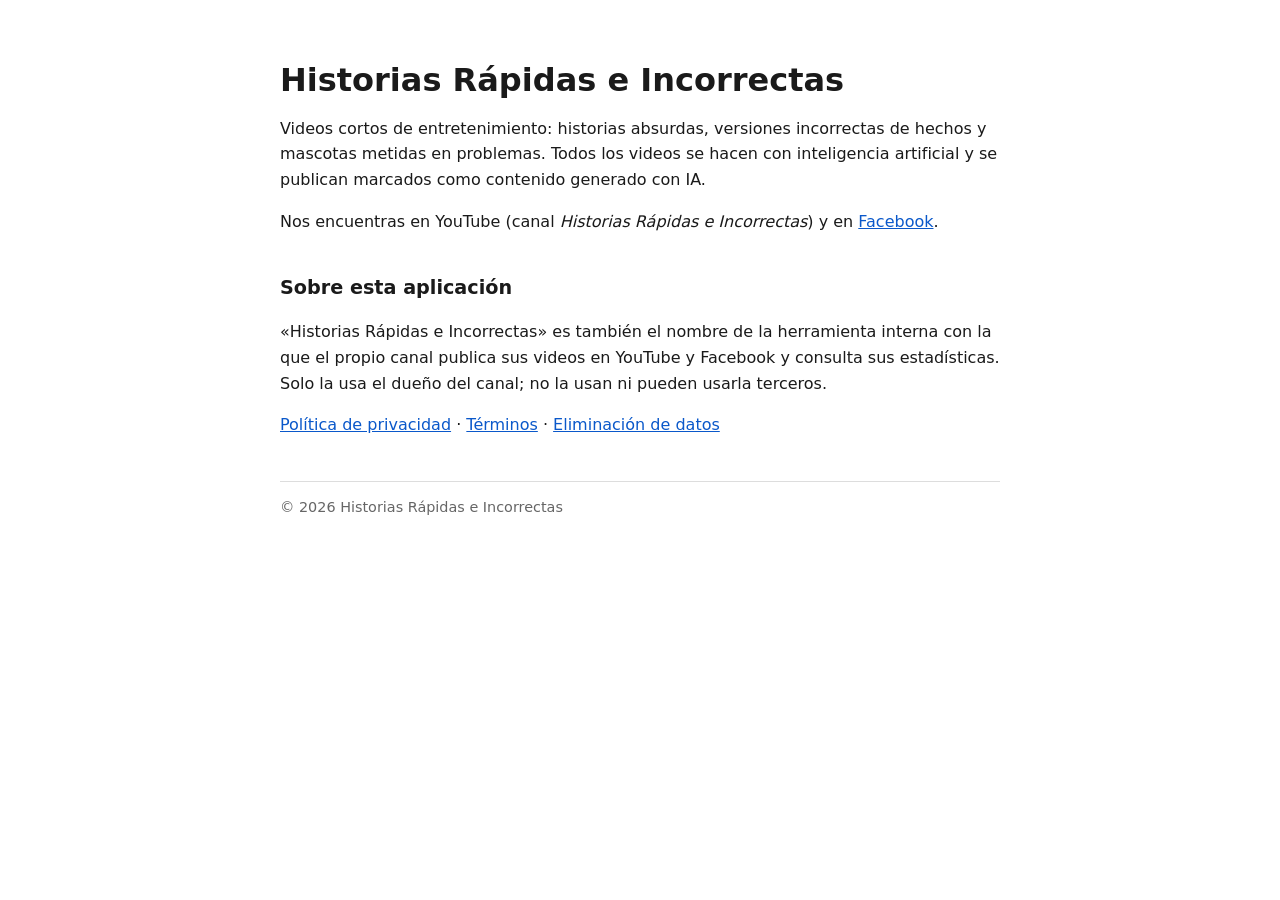
<file: index.html>
<!DOCTYPE html>
<html lang="es">
<head>
<meta charset="utf-8">
<meta name="viewport" content="width=device-width, initial-scale=1">
<title>Historias Rápidas e Incorrectas</title>
<meta name="description" content="Videos cortos de entretenimiento hechos con IA: historias absurdas e incorrectas, mascotas y humor.">
<link rel="stylesheet" href="style.css">
</head>
<body>
<h1>Historias Rápidas e Incorrectas</h1>
<p>Videos cortos de entretenimiento: historias absurdas, versiones incorrectas de hechos y mascotas metidas en problemas. Todos los videos se hacen con inteligencia artificial y se publican marcados como contenido generado con IA.</p>
<p>Nos encuentras en YouTube (canal <em>Historias Rápidas e Incorrectas</em>) y en
<a href="https://www.facebook.com/909497668909491">Facebook</a>.</p>
<h2>Sobre esta aplicación</h2>
<p>«Historias Rápidas e Incorrectas» es también el nombre de la herramienta interna con la que el propio canal publica sus videos en YouTube y Facebook y consulta sus estadísticas. Solo la usa el dueño del canal; no la usan ni pueden usarla terceros.</p>
<p><a href="privacidad/">Política de privacidad</a> · <a href="terminos/">Términos</a> · <a href="eliminacion-de-datos/">Eliminación de datos</a></p>
<footer>© 2026 Historias Rápidas e Incorrectas</footer>
</body>
</html>
</file>
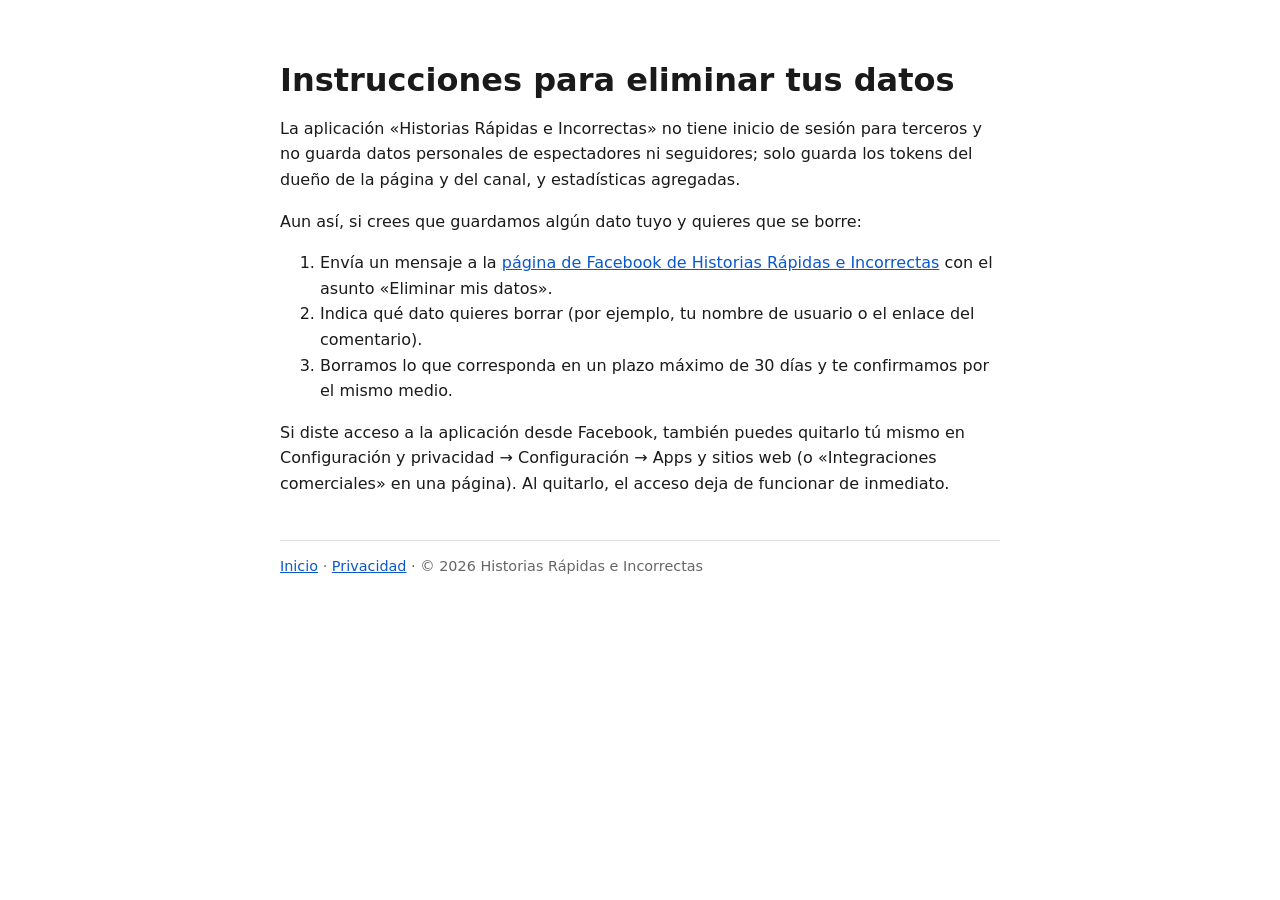
<file: eliminacion-de-datos/index.html>
<!DOCTYPE html>
<html lang="es">
<head>
<meta charset="utf-8">
<meta name="viewport" content="width=device-width, initial-scale=1">
<title>Eliminación de datos · Historias Rápidas e Incorrectas</title>
<link rel="stylesheet" href="../style.css">
</head>
<body>
<h1>Instrucciones para eliminar tus datos</h1>
<p>La aplicación «Historias Rápidas e Incorrectas» no tiene inicio de sesión para terceros y no guarda datos personales de espectadores ni seguidores; solo guarda los tokens del dueño de la página y del canal, y estadísticas agregadas.</p>
<p>Aun así, si crees que guardamos algún dato tuyo y quieres que se borre:</p>
<ol>
<li>Envía un mensaje a la <a href="https://www.facebook.com/909497668909491">página de Facebook de Historias Rápidas e Incorrectas</a> con el asunto «Eliminar mis datos».</li>
<li>Indica qué dato quieres borrar (por ejemplo, tu nombre de usuario o el enlace del comentario).</li>
<li>Borramos lo que corresponda en un plazo máximo de 30 días y te confirmamos por el mismo medio.</li>
</ol>
<p>Si diste acceso a la aplicación desde Facebook, también puedes quitarlo tú mismo en Configuración y privacidad → Configuración → Apps y sitios web (o «Integraciones comerciales» en una página). Al quitarlo, el acceso deja de funcionar de inmediato.</p>
<footer><a href="../">Inicio</a> · <a href="../privacidad/">Privacidad</a> · © 2026 Historias Rápidas e Incorrectas</footer>
</body>
</html>
</file>
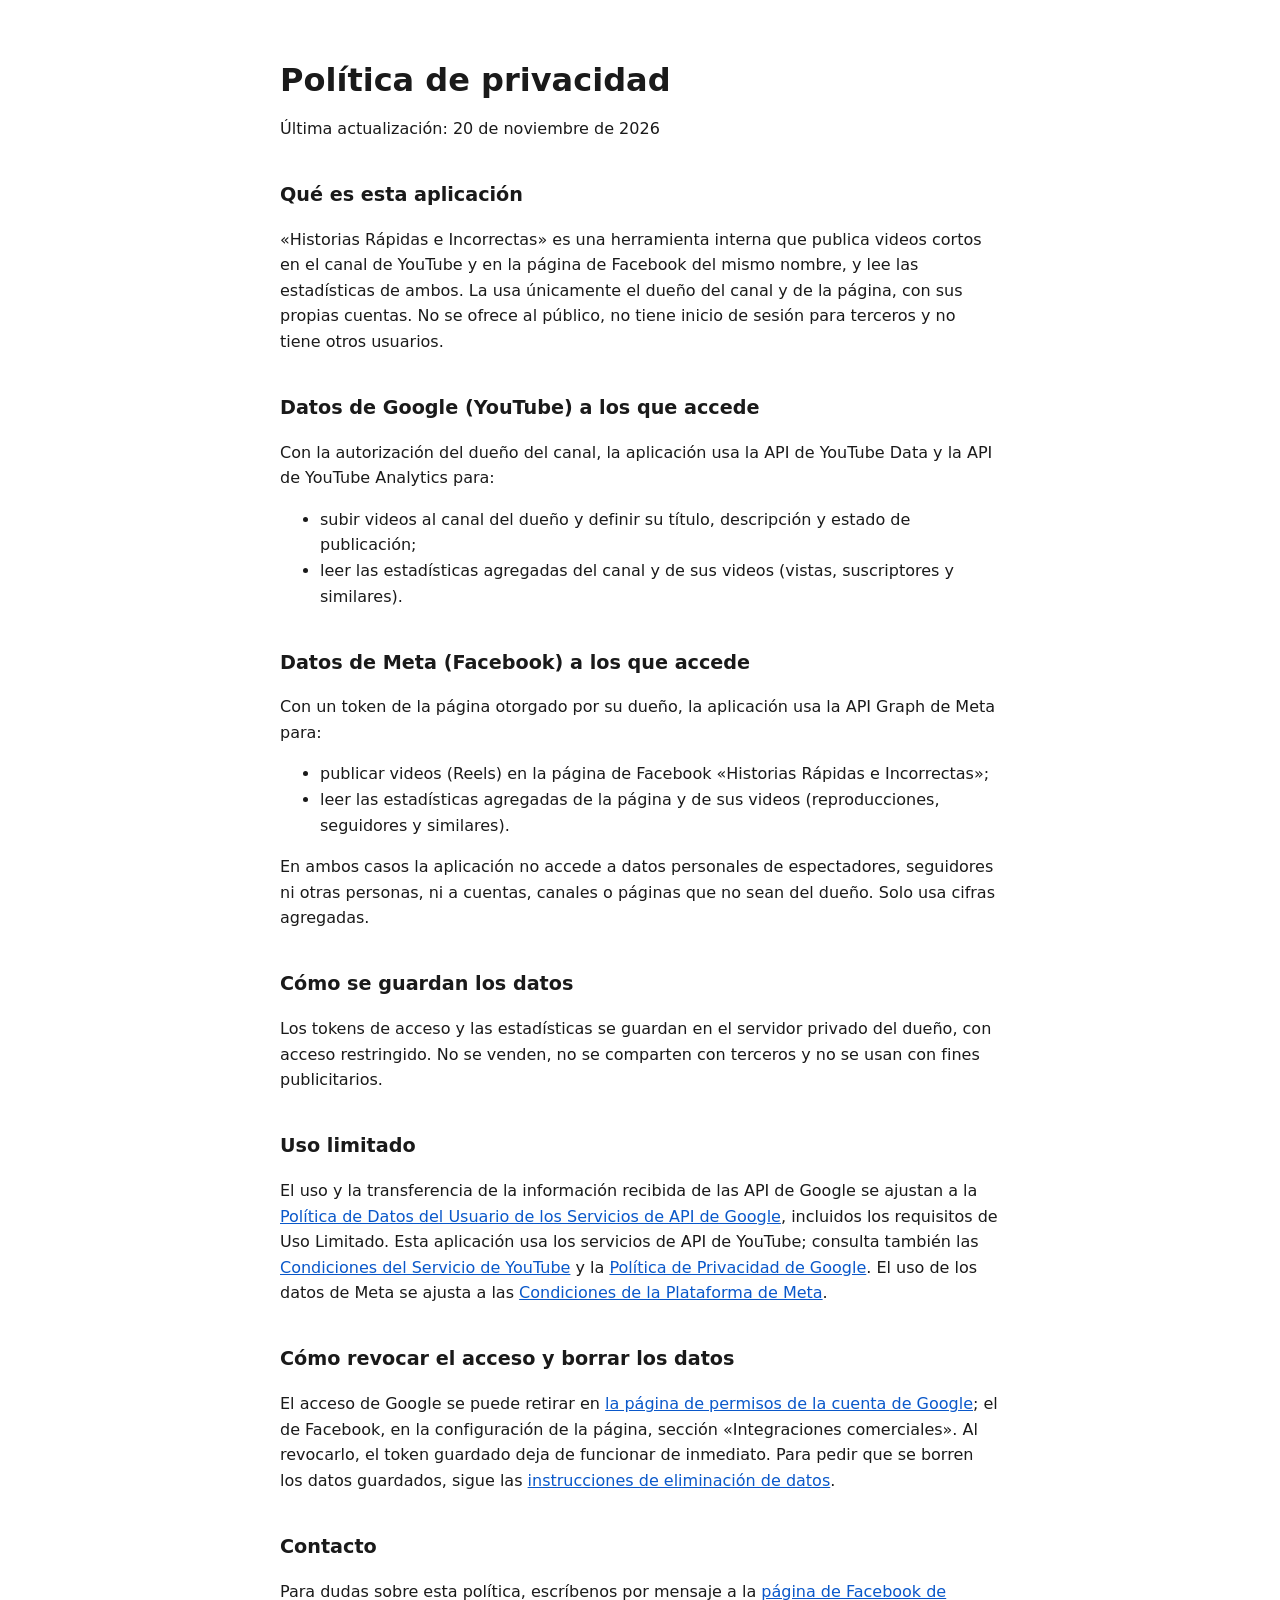
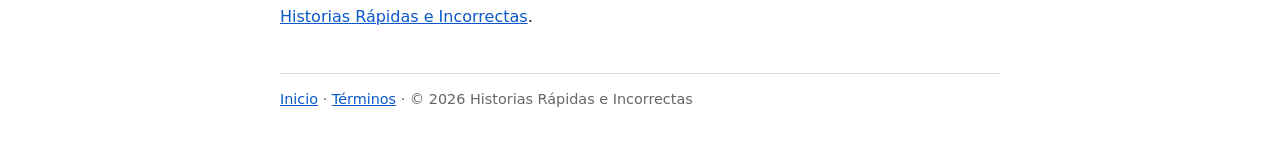
<file: privacidad/index.html>
<!DOCTYPE html>
<html lang="es">
<head>
<meta charset="utf-8">
<meta name="viewport" content="width=device-width, initial-scale=1">
<title>Política de privacidad · Historias Rápidas e Incorrectas</title>
<link rel="stylesheet" href="../style.css">
</head>
<body>
<h1>Política de privacidad</h1>
<p>Última actualización: 20 de noviembre de 2026</p>

<h2>Qué es esta aplicación</h2>
<p>«Historias Rápidas e Incorrectas» es una herramienta interna que publica videos cortos en el canal de YouTube y en la página de Facebook del mismo nombre, y lee las estadísticas de ambos. La usa únicamente el dueño del canal y de la página, con sus propias cuentas. No se ofrece al público, no tiene inicio de sesión para terceros y no tiene otros usuarios.</p>

<h2>Datos de Google (YouTube) a los que accede</h2>
<p>Con la autorización del dueño del canal, la aplicación usa la API de YouTube Data y la API de YouTube Analytics para:</p>
<ul>
<li>subir videos al canal del dueño y definir su título, descripción y estado de publicación;</li>
<li>leer las estadísticas agregadas del canal y de sus videos (vistas, suscriptores y similares).</li>
</ul>

<h2>Datos de Meta (Facebook) a los que accede</h2>
<p>Con un token de la página otorgado por su dueño, la aplicación usa la API Graph de Meta para:</p>
<ul>
<li>publicar videos (Reels) en la página de Facebook «Historias Rápidas e Incorrectas»;</li>
<li>leer las estadísticas agregadas de la página y de sus videos (reproducciones, seguidores y similares).</li>
</ul>

<p>En ambos casos la aplicación no accede a datos personales de espectadores, seguidores ni otras personas, ni a cuentas, canales o páginas que no sean del dueño. Solo usa cifras agregadas.</p>

<h2>Cómo se guardan los datos</h2>
<p>Los tokens de acceso y las estadísticas se guardan en el servidor privado del dueño, con acceso restringido. No se venden, no se comparten con terceros y no se usan con fines publicitarios.</p>

<h2>Uso limitado</h2>
<p>El uso y la transferencia de la información recibida de las API de Google se ajustan a la
<a href="https://developers.google.com/terms/api-services-user-data-policy">Política de Datos del Usuario de los Servicios de API de Google</a>, incluidos los requisitos de Uso Limitado. Esta aplicación usa los servicios de API de YouTube; consulta también las
<a href="https://www.youtube.com/t/terms">Condiciones del Servicio de YouTube</a> y la
<a href="https://policies.google.com/privacy">Política de Privacidad de Google</a>.
El uso de los datos de Meta se ajusta a las <a href="https://developers.facebook.com/terms/">Condiciones de la Plataforma de Meta</a>.</p>

<h2>Cómo revocar el acceso y borrar los datos</h2>
<p>El acceso de Google se puede retirar en <a href="https://myaccount.google.com/permissions">la página de permisos de la cuenta de Google</a>; el de Facebook, en la configuración de la página, sección «Integraciones comerciales». Al revocarlo, el token guardado deja de funcionar de inmediato. Para pedir que se borren los datos guardados, sigue las
<a href="../eliminacion-de-datos/">instrucciones de eliminación de datos</a>.</p>

<h2>Contacto</h2>
<p>Para dudas sobre esta política, escríbenos por mensaje a la
<a href="https://www.facebook.com/909497668909491">página de Facebook de Historias Rápidas e Incorrectas</a>.</p>

<footer><a href="../">Inicio</a> · <a href="../terminos/">Términos</a> · © 2026 Historias Rápidas e Incorrectas</footer>
</body>
</html>
</file>
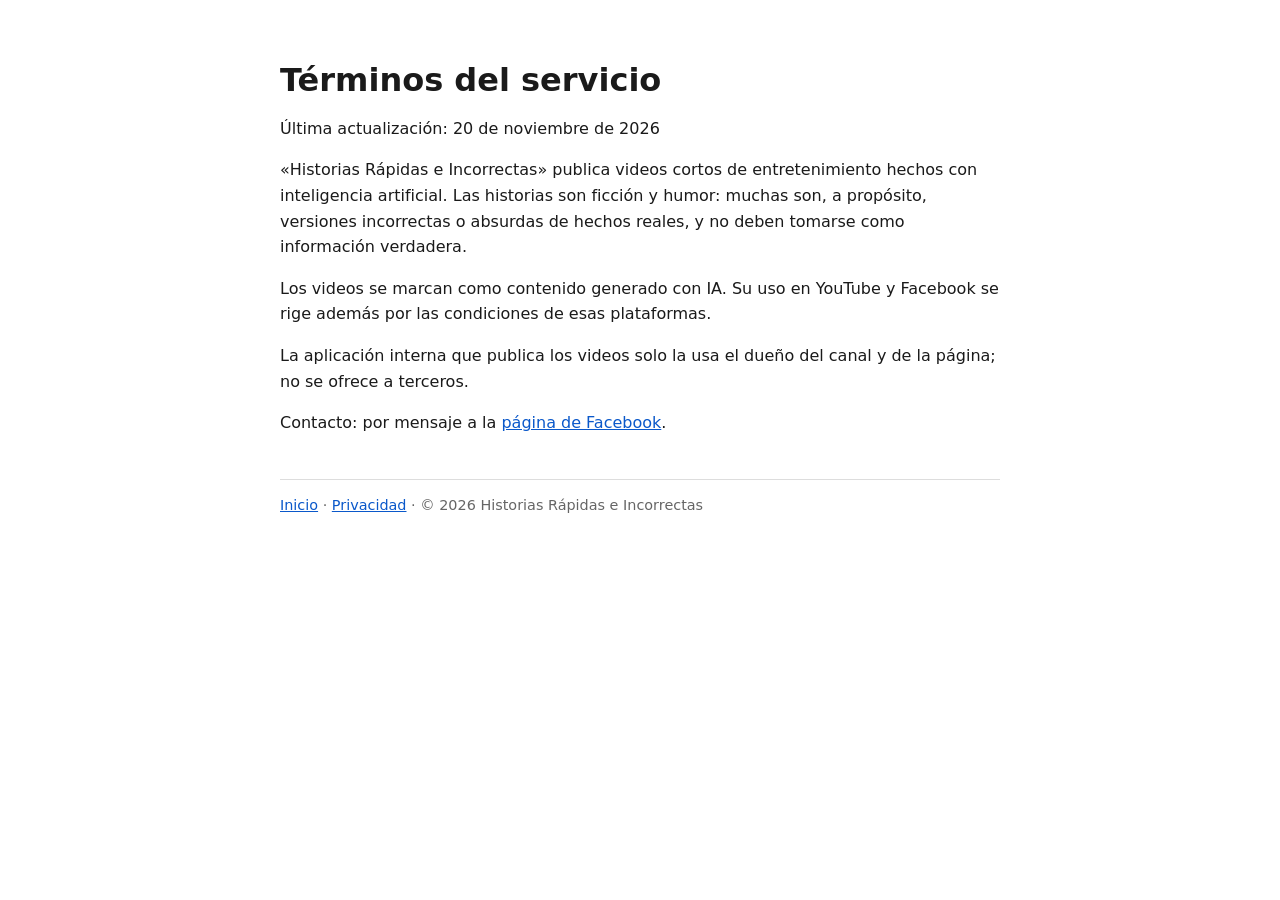
<file: terminos/index.html>
<!DOCTYPE html>
<html lang="es">
<head>
<meta charset="utf-8">
<meta name="viewport" content="width=device-width, initial-scale=1">
<title>Términos del servicio · Historias Rápidas e Incorrectas</title>
<link rel="stylesheet" href="../style.css">
</head>
<body>
<h1>Términos del servicio</h1>
<p>Última actualización: 20 de noviembre de 2026</p>
<p>«Historias Rápidas e Incorrectas» publica videos cortos de entretenimiento hechos con inteligencia artificial. Las historias son ficción y humor: muchas son, a propósito, versiones incorrectas o absurdas de hechos reales, y no deben tomarse como información verdadera.</p>
<p>Los videos se marcan como contenido generado con IA. Su uso en YouTube y Facebook se rige además por las condiciones de esas plataformas.</p>
<p>La aplicación interna que publica los videos solo la usa el dueño del canal y de la página; no se ofrece a terceros.</p>
<p>Contacto: por mensaje a la <a href="https://www.facebook.com/909497668909491">página de Facebook</a>.</p>
<footer><a href="../">Inicio</a> · <a href="../privacidad/">Privacidad</a> · © 2026 Historias Rápidas e Incorrectas</footer>
</body>
</html>
</file>
<file: style.css>
body{font-family:system-ui,-apple-system,Segoe UI,Roboto,sans-serif;max-width:720px;margin:0 auto;padding:40px 20px;line-height:1.6;color:#1a1a1a;background:#fff}
h1{font-size:2rem;line-height:1.2;margin-bottom:.3em}
h2{font-size:1.2rem;margin-top:2em}
a{color:#0a58ca}
footer{margin-top:3em;font-size:.9rem;color:#666;border-top:1px solid #ddd;padding-top:1em}
</file>
